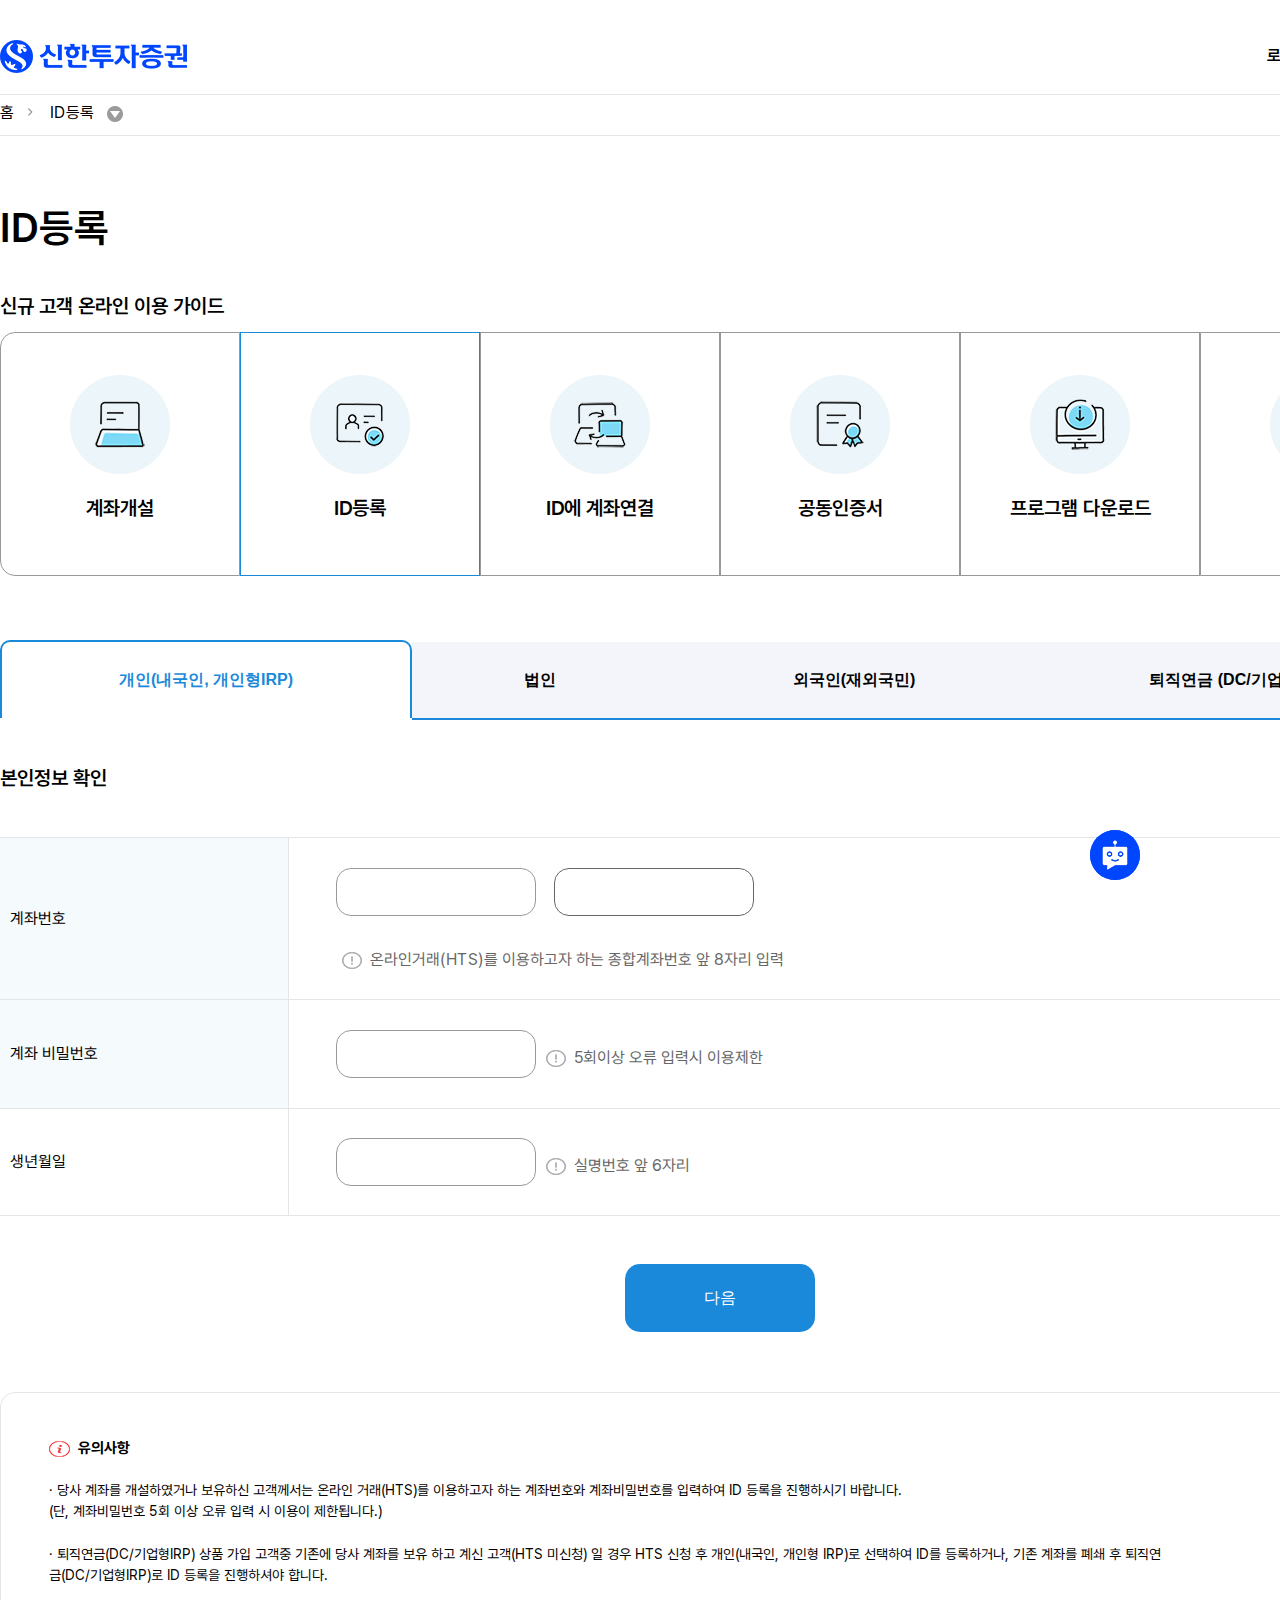
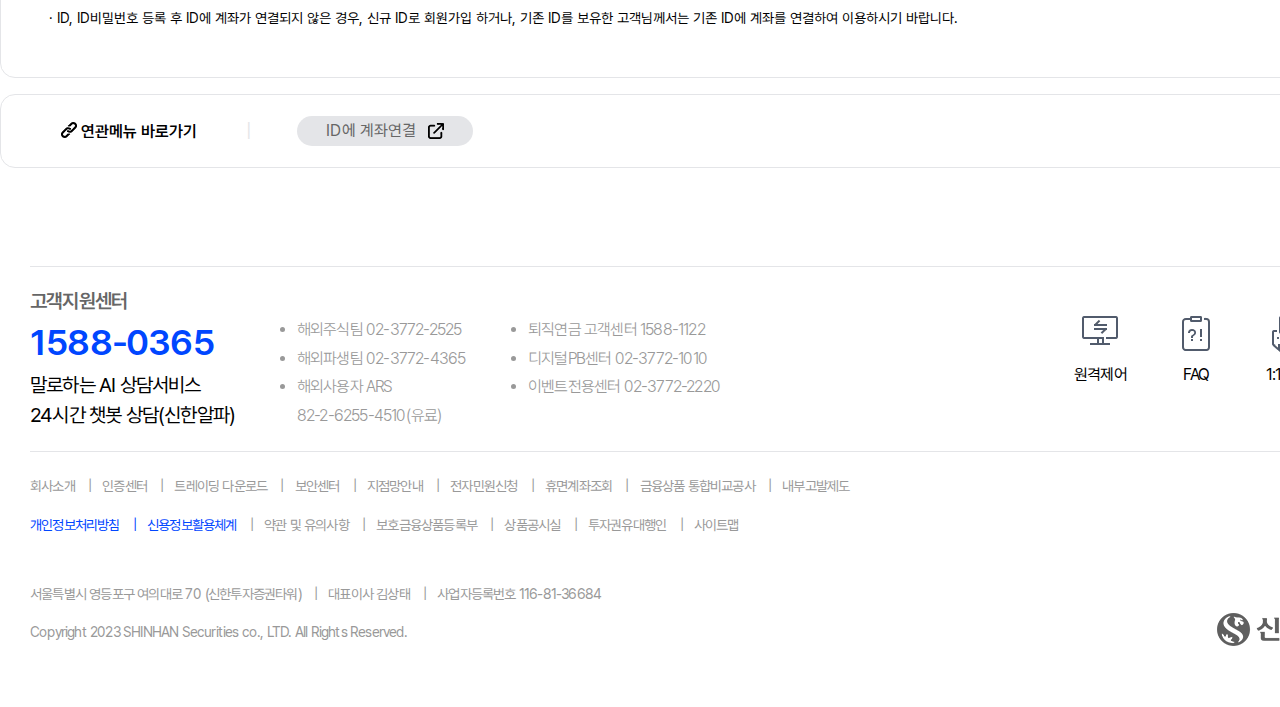
<file: join.html>
<!DOCTYPE html>
<html lang="ko">
  <head>
    <meta charset="UTF-8" />
    <meta http-equiv="X-UA-Compatible" content="IE=edge" />
    <meta name="viewport" content="width=device-width, initial-scale=1.0" />
    <meta name="author" content="JGM" />
    <meta name="description" content="중꺾마 신한투자증권 리뉴얼" />
    <title>신한투자증권</title>
    <!-- <link rel="stylesheet" href="https://cdnjs.cloudflare.com/ajax/libs/font-awesome/5.15.3/css/all.min.css"/> -->
    <link
      rel="stylesheet"
      href="https://maxcdn.bootstrapcdn.com/font-awesome/4.7.0/css/font-awesome.min.css"
    />
    <link rel="shortcut icon" href="./images/favicon/fav32.png" />
    <link
      rel="apple-touch-icon=precomposed"
      href="./images/favicon/fav180.png"
    />
    <!-- 기본 코딩 JS 파일 -->
    <script src="./js/jquery-1.12.4.min.js"></script>
    <script src="./js/jquery-3.3.1.min.js"></script>
    <script src="./js/jquery-3.4.1.min.js"></script>
    <script src="./js/prefixfree.min.js"></script>
    <script src="./js/main/keyframes.min.js"></script>

    <!-- 그래프 JS -->
    <script src="https://code.highcharts.com/stock/highstock.js"></script>
    <script src="https://code.highcharts.com/stock/modules/data.js"></script>
    <script src="https://code.highcharts.com/stock/modules/exporting.js"></script>
    <script src="https://code.highcharts.com/modules/accessibility.js"></script>

    <!-- 기본 코딩 CSS 파일 -->
    <link rel="stylesheet" href="./css/common.css" />
    <!-- 페이지 CSS -->
    <link rel="stylesheet" href="./css/join.css" />

  </head>
  <body>
    <div id="wrap">
      <!-- Header -->
      <header class="header w1440"></header>
      <!-- /Header -->

      <!-- Main -->
      <main role="main">
        <section class="extra_bar">
          <div class="extra_bar_cover w1440">
            <ul>
              <li><a>홈</a></li>
              <li><a>ID등록</a></li>
              <li>
                  <a href="#"><img src="./images/login/deptharrow.png" alt="depth arrow" /></a>
              </li>
            </ul>
            <div class="bar_right">
              <a onclick="window.print();"
                ><img src="./images/login/print.png" alt="프린트"
              />
              <a href="#"><img src="./images/login/star.png" alt="찜" /></a>
              <a class="zoom_out"
                ><img src="./images/login/minus.png" alt="마이너스"
              /></a>
              <p><span class="zoom_100">100</span>&nbsp;%</p>
              <a class="zoom_in"><img src="./images/login/plus.png" alt="플러스" /></a>
            </div>
          </div>
        </section>
        <section class="contents w1440">
          <h2>ID등록</h2>
          <p>신규 고객 온라인 이용 가이드</p>
          <section class="guide">
            <div class="guide_none">
              <a href="#">
                <img src="./images/join/create_account.png" alt="계좌개설" />
                <p>계좌개설</p>
              </a>
            </div>
            <div class="guide_selected">
              <a href="#">
                <img src="./images/join/id.png" alt="ID등록" />
                <p>ID등록</p>
              </a>
            </div>
            <div class="guide_none">
              <a href="#">
                <img src="./images/join/connect.png" alt="계좌연결" />
                <p>ID에 계좌연결</p>
              </a>
            </div>
            <div class="guide_none">
              <a href="#">
                <img src="./images/join/certificate.png" alt="공동인증서" />
                <p>공동인증서</p>
              </a>
            </div>
            <div class="guide_none">
              <a href="#">
                <img src="./images/join/download.png" alt="프로그램 다운로드" />
                <p>프로그램 다운로드</p>
              </a>
            </div>
            <div class="guide_none">
              <a href="#">
                <img src="./images/join/start.png" alt="거래시작" />
                <p>거래시작</p>
              </a>
            </div>
          </section>
          <div class="join_method">
            <button class="button_no_bb">개인(내국인, 개인형IRP)</button>
            <a href="#"><button class="button_bb">법인</button></a>
            <a href="#"><button class="button_bb">외국인(재외국민)</button></a>
            <a href="#"
              ><button class="button_bb">퇴직연금 (DC/기업형IRP)</button></a
            >
          </div>
          <form action="#">
            <fieldset>
              <legend>본인정보 확인</legend>
              <table>
                <colgroup>
                  <col style="width: 288px" />
                  <col style="width: 1152px" />
                </colgroup>
                <tr class="no_bl no_br">
                  <th>계좌번호</th>
                  <td class="no_br">
                    <input
                      type="number"
                      name="accountNumberOne"
                      id="accountNumberOne"
                      required
                    />
                    <input
                      type="number"
                      name="accountNumberTwo"
                      id="accountNumberTwo"
                      required
                    />
                    <p>
                      <img
                        src="./images/join/mark.png"
                        alt="마크"
                      />온라인거래(HTS)를 이용하고자 하는 종합계좌번호 앞 8자리
                      입력
                    </p>
                  </td>
                </tr>
                <tr class="no_bl no_br">
                  <th>계좌 비밀번호</th>
                  <td class="no_br">
                    <input
                      type="password"
                      name="passwordNumber"
                      id="passwordNumber"
                      required
                    />
                    <p>
                      <img src="./images/join/mark.png" alt="마크" />5회이상
                      오류 입력시 이용제한
                    </p>
                  </td>
                </tr>
                <tr class="no_bl no_br">
                  <th>생년월일</th>
                  <td class="no_br">
                    <input
                      type="number"
                      name="birthNumber"
                      id="birthNumber"
                      required
                    />
                    <p>
                      <img src="./images/join/mark.png" alt="마크" />실명번호 앞
                      6자리
                    </p>
                  </td>
                </tr>
              </table>
              <div class="next_btn_cover">
                <input type="submit" value="다음" />
              </div>
            </fieldset>
          </form>

          <section class="notice">
            <h5>
              <img src="./images/join/information.png" alt="유의사항" />유의사항
            </h5>
            <p>
              · 당사 계좌를 개설하였거나 보유하신 고객께서는
              <span>
                온라인 거래(HTS)를 이용하고자 하는 계좌번호와 계좌비밀번호를
                입력하여 ID 등록을 진행하시기 바랍니다.</span
              >
              <br />
              (단, 계좌비밀번호 5회 이상 오류 입력 시 이용이 제한됩니다.)
            </p>
            <p>
              · 퇴직연금(DC/기업형IRP) 상품 가입 고객중 기존에 당사 계좌를 보유
              하고 계신 고객(HTS 미신청) 일 경우 HTS 신청 후 개인(내국인, 개인형
              IRP)로 선택하여 ID를 등록하거나, 기존 계좌를 폐쇄 후 퇴직연 <br />
              금(DC/기업형IRP)로 ID 등록을 진행하셔야 합니다.
            </p>
            <p class="no_mb">
              · ID, ID비밀번호 등록 후 ID에 계좌가 연결되지 않은 경우, 신규 ID로
              회원가입 하거나, 기존 ID를 보유한 고객님께서는 기존 ID에 계좌를
              연결하여 이용하시기 바랍니다.
            </p>
          </section>
          <section class="links">
            <ul>
              <li>
                <a href="#">
                  <img src="./images/join/link.png" alt="링크" />
                  연관메뉴 바로가기</a
                >
              </li>
              <li>
                <a href="#">
                  ID에 계좌연결
                  <img src="./images/join/external_link.png" alt="외부 링크"
                /></a>
              </li>
            </ul>
          </section>
        </section>
      </main>

      <!-- top버튼  -->
      <aside>
        
      </aside>
      <!-- /top버튼  -->
      
      <!-- Footer -->
      <footer class="footer w1440"></footer>
      <!-- /Footer -->
    </div>

    <!-- 페이지 JS -->
    <script src="./js/alret.js"></script>
    <!-- Header, Footer Load JS -->
    <script src="./js/load.js"></script>
    <!-- Zoom In Out -->
    <script src="./js/zoom/zoom.js"></script>
  </body>
</html>
</file>
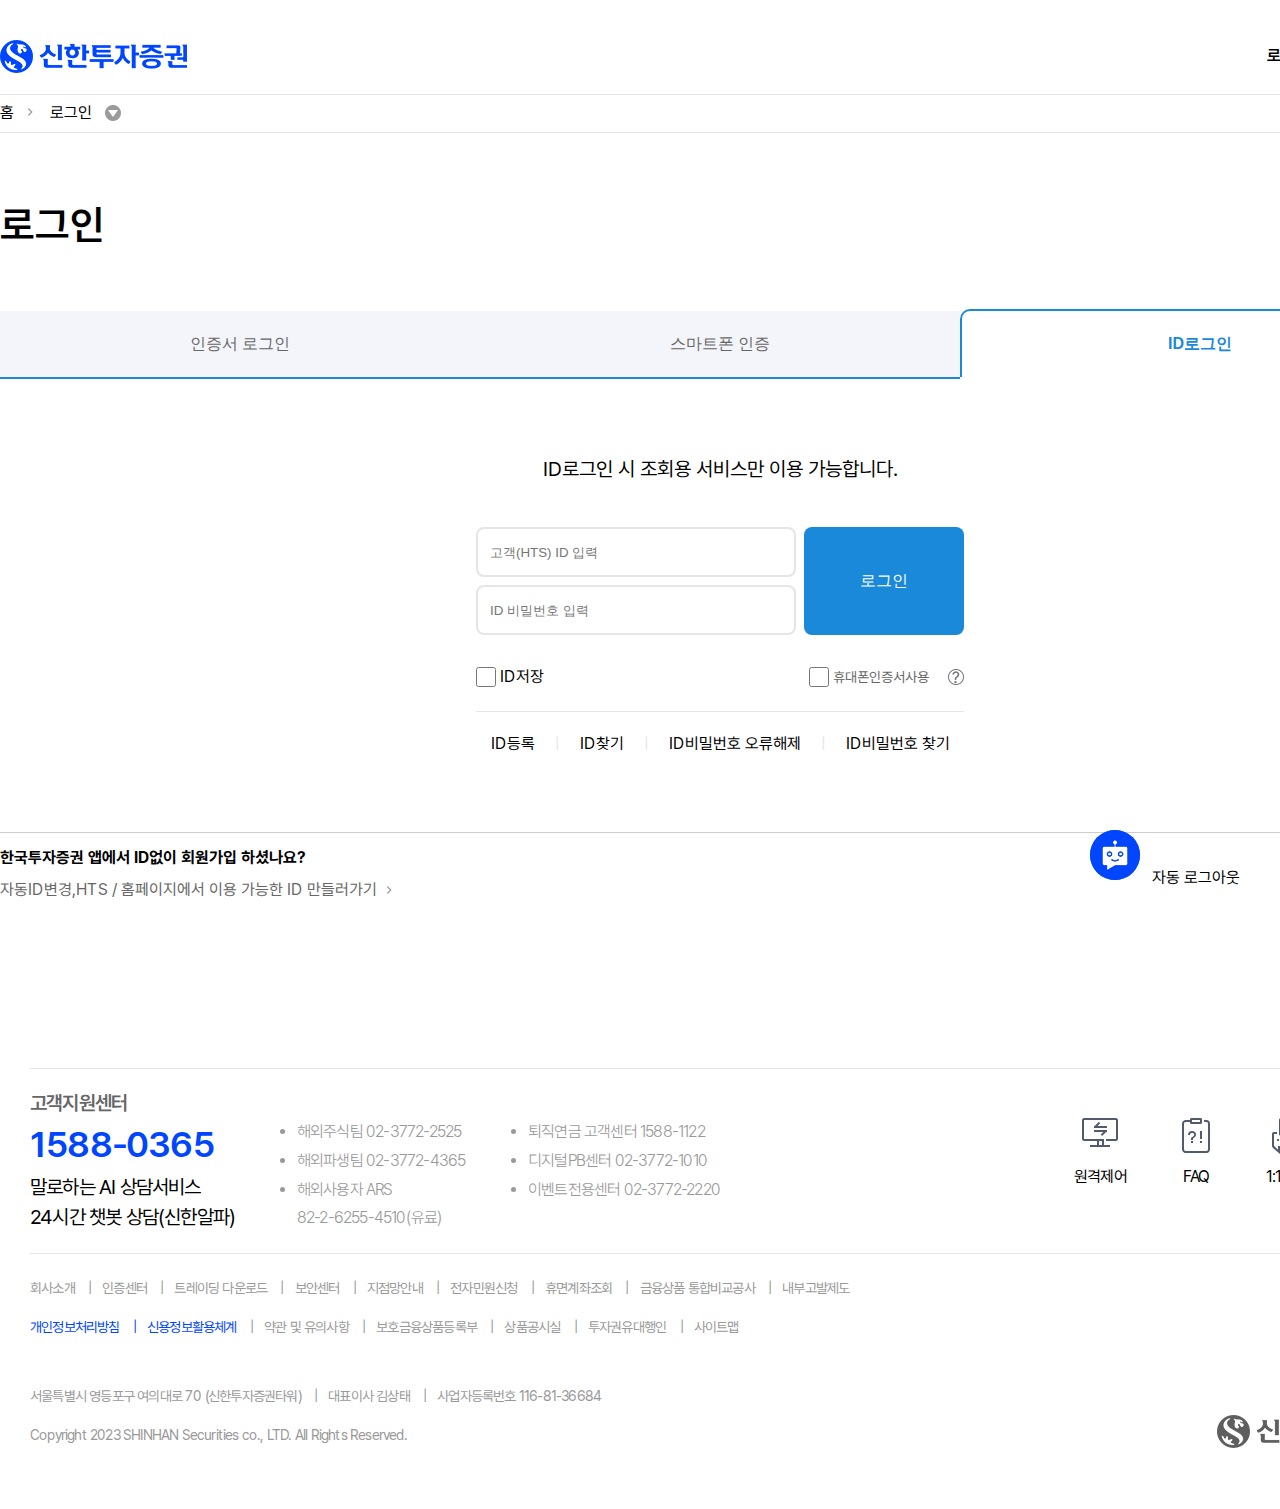
<file: login.html>
<!DOCTYPE html>
<html lang="ko">
  <head>
    <meta charset="UTF-8" />
    <meta http-equiv="X-UA-Compatible" content="IE=edge" />
    <meta name="viewport" content="width=device-width, initial-scale=1.0" />
    <meta name="author" content="JGM" />
    <meta name="description" content="중꺾마 신한투자증권 리뉴얼" />
    <title>신한투자증권</title>
    <!-- <link rel="stylesheet" href="https://cdnjs.cloudflare.com/ajax/libs/font-awesome/5.15.3/css/all.min.css"/> -->
    <link
      rel="stylesheet"
      href="https://maxcdn.bootstrapcdn.com/font-awesome/4.7.0/css/font-awesome.min.css"
    />
    <link rel="shortcut icon" href="./images/favicon/fav32.png" />
    <link
      rel="apple-touch-icon=precomposed"
      href="./images/favicon/fav180.png"
    />
    <!-- 기본 코딩 JS 파일 -->
    <script src="./js/jquery-1.12.4.min.js"></script>
    <script src="./js/jquery-3.3.1.min.js"></script>
    <script src="./js/jquery-3.4.1.min.js"></script>
    <script src="./js/prefixfree.min.js"></script>
    <script src="./js/main/keyframes.min.js"></script>

    <!-- 그래프 JS -->
    <script src="https://code.highcharts.com/stock/highstock.js"></script>
    <script src="https://code.highcharts.com/stock/modules/data.js"></script>
    <script src="https://code.highcharts.com/stock/modules/exporting.js"></script>
    <script src="https://code.highcharts.com/modules/accessibility.js"></script>

    <!-- 기본 코딩 CSS 파일 -->
    <link rel="stylesheet" href="./css/common.css" />
    <!-- 페이지 CSS -->
    <link rel="stylesheet" href="./css/login.css" />
  </head>
  <body>
    <div id="wrap">
      <!-- Header -->
      <header class="header w1440"></header>
      <!-- /Header -->

      <!-- Main -->
      <main role="main">
        <section class="extra_bar">
          <div class="extra_bar_cover w1440">
            <ul>
              <li><a>홈</a></li>
              <li><a>로그인</a></li>
              <li>
                <button>
                  <img src="./images/login/deptharrow.png" alt="depth arrow" />
                </button>
              </li>
            </ul>
            <div class="bar_right">
              <img
                src="./images/login/print.png"
                alt="프린트"
                onclick="window.print();"
              />
              <img src="./images/login/star.png" alt="찜" />
              <a class="zoom_out"
                ><img src="./images/login/minus.png" alt="마이너스"
              /></a>
              <p><span class="zoom_100">100</span>&nbsp;%</p>
              <a class="zoom_in"
                ><img src="./images/login/plus.png" alt="플러스"
              /></a>
            </div>
          </div>
        </section>
        <section class="contents w1440">
          <h2>로그인</h2>
          <div class="login_method">
            <a href="#"><button class="button_bb">인증서 로그인</button></a>
            <a href="#"><button class="button_bb">스마트폰 인증</button></a>
            <button class="button_no_bb">ID로그인</button>
          </div>
          <form action="#" name="login" method="post">
            <fieldset>
              <legend>ID로그인 시 조회용 서비스만 이용 가능합니다.</legend>
              <div class="login_info">
                <div class="login_input">
                  <input
                    type="text"
                    name="loginId"
                    id="loginId"
                    placeholder="고객(HTS) ID 입력"
                    required
                  />
                  <input
                    type="password"
                    name="loginPass"
                    id="loginPass"
                    placeholder="ID 비밀번호 입력"
                    required
                  />
                </div>
                <input type="submit" value="로그인" />
              </div>
              <div class="login_checkboxes">
                <label for="remeberId">
                  <input
                    type="checkbox"
                    name="remeberId"
                    id="remeberId"
                  />ID저장
                </label>
                <label for="certificatePhone">
                  <input
                    type="checkbox"
                    name="certificatePhone"
                    id="certificatePhone"
                  />
                  휴대폰인증서사용
                  <img src="./images/login/question.png" alt="물음표" />
                </label>
              </div>
            </fieldset>
          </form>
          <div class="login_list">
            <ul>
              <li><a href="#">ID등록</a></li>
              <li><a href="#">ID찾기</a></li>
              <li><a href="#">ID비밀번호 오류해제</a></li>
              <li><a href="#">ID비밀번호 찾기</a></li>
            </ul>
          </div>
          <section class="contents_bottom">
            <div class="contents_bottom_text">
              <h5>한국투자증권 앱에서 ID없이 회원가입 하셨나요?</h5>
              <p>
                <a href="#">
                  자동ID변경,HTS / 홈페이지에서 이용 가능한 ID 만들러가기
                  <img
                    src="./images/login/rightArrow.png"
                    alt="오른쪽 화살표"
                  />
                </a>
              </p>
            </div>
            <div class="logout">
              <p>자동 로그아웃</p>
              <select name="logoutTime" id="logoutTime">
                <option value="30">30분</option>
                <option value="60">60분</option>
                <option value="90">90분</option>
              </select>
            </div>
          </section>
        </section>
      </main>

      <!-- top버튼  -->
      <aside></aside>
      <!-- /top버튼  -->
      <!-- Footer -->
      <footer class="footer w1440"></footer>
      <!-- /Footer -->
    </div>

    <!-- 페이지 JS -->
    <script src="./js/alret.js"></script>
    <!-- Header, Footer Load JS -->
    <script src="./js/load.js"></script>
    <!-- Zoom In Out -->
    <script src="./js/zoom/zoom.js"></script>
  </body>
</html>
</file>
<file: css/join.css>
@charset "utf-8";

/* Wrap */
#wrap {
  padding: 40px 0 60px 0;
}

/* Extra Bar */
.extra_bar {
  height: 42px;
  border-top: 1px solid #e4e5e8;
  border-bottom: 1px solid #e4e5e8;
  margin-bottom: 72px;
  padding: 9px 0;
}

.extra_bar_cover {
  /* 플렉스 */
  display: flex;
  justify-content: space-between;
  align-items: center;
}
.extra_bar_cover ul li {
  display: inline-block;
}
.extra_bar_cover ul li:first-child::after {
  content: url("../images/login/rightArrow.png");
  display: inline-block;
  vertical-align: middle;
  margin: 0 8px;
}
.extra_bar_cover li:last-child {
  margin-left: 8px;
  cursor: pointer;
}
.bar_right {
  display: flex;
}
.bar_right *:not(:last-child) {
  margin-right: 10px;
}
.bar_right a img {
  cursor: pointer;
}

.contents h2 {
  font-size: 40px;
  font-weight: 600;
  color: #000;
  margin-bottom: 48px;
}
.contents p,
legend {
  font-size: 20px;
  font-weight: 600;
  color: #000;
  margin-bottom: 16px;
}
.guide {
  /* 플랙스 */
  display: flex;
}
.guide div {
  width: 240px;
  height: 244px;
  border: 1px solid #999;
  margin-bottom: 64px;
  /* 플랙스 */
  display: flex;
  flex-flow: column nowrap;
  justify-content: center;
  align-items: center;
}
.guide div a p {
  text-align: center;
}
.guide div {
  text-align: center;S
}
.guide div img {
  margin-bottom: 24px;
}
.guide_none:first-child {
  border-radius: 15px 0px 0px 15px;
}
.guide_none:last-child {
  border-radius: 0px 15px 15px 0px;
}
.guide_selected {
  border: 1px solid #1a89da !important;
}

.join_method {
  font-size: 0;
}
.join_method button {
  height: 78px;
  font-size: 16px;
  font-weight: 600;
  margin-bottom: 48px;
  cursor: pointer;
}
.button_bb {
  border-bottom: 2px solid #1a89da;
  background-color: #f3f5fa;
  cursor: pointer;
}

.button_no_bb {
  font-weight: 600 !important;
  color: #1a89da !important;
  border: 2px solid #1a89da;
  border-bottom: 0 !important;
  background-color: #fff;
  border-radius: 10px 10px 0 0;
  cursor: pointer;
}
.join_method button:nth-child(1) {
  width: 412px;
}
.join_method a:nth-child(2) button {
  width: 256px;
}
.join_method a:nth-child(3) button {
  width: 372px;
}
.join_method a:nth-child(4) button {
  width: 400px;
}

.contents table {
  margin-top: 33px;
  border-top: 1px solid #e4e5e8;
  border-collapse: collapse;
}
.contents tr,
.contents td {
  border: 1px solid #e4e5e8;
  border-collapse: collapse;
  vertical-align: middle;
}
.contents img {
  cursor: pointer;
}
.contents td {
  padding-left: 47px;
}

.contents input::-webkit-outer-spin-button,
.contents input::-webkit-inner-spin-button {
  -webkit-appearance: none;
  margin: 0;
}
/* 파이어 폭스 브라우저 적용 */
input[type="number"] {
  -moz-appearance: textfield;
}

.contents table tbody tr:first-child th {
  height: 161px;
  line-height: 161px;
  padding-left: 10px;
  background: #f5fafd;
  text-align-last: left;
}
.contents td input {
  width: 200px;
  height: 48px;
  border: 1px solid #999;
  border-radius: 15px;
  padding-left: 20px;
}
.contents td input:nth-child(2) {
  width: 200px;
  height: 48px;
  border: 1px solid #666;
  border-radius: 15px;
  margin-left: 14px;
  padding-left: 20px;
}
.contents td p {
  font-size: 16px;
  font-weight: 400;
  color: #666;
}
.contents tr:not(:first-child) td p {
  display: inline-block;
  margin-bottom: 0;
  margin-top: 20px;
}
.contents td img {
  margin-right: 8px;
  margin-left: 6px;
}
.contents tr:nth-child(2) th {
  height: 108px;
  line-height: 108px;
  padding-left: 10px;
  background: #f5fafd;
  text-align-last: left;
}
.contents tr:last-child th {
  height: 106px;
  line-height: 106px;
  padding-left: 10px;
  background: #fff;
  text-align-last: left;
}

.contents tr:first-child td p {
  margin: 36px 0 0 0;
}
.next_btn_cover {
  text-align: center;
  padding: 48px 0 60px 0;
}
.next_btn_cover input[type="submit"] {
  width: 190px;
  height: 68px;
  font-size: 16px;
  color: #fff;
  background: #1a89da;
  border-radius: 15px;
  cursor: pointer;
}
.notice {
  padding: 48px;
  border: 1px solid #e4e5e8;
  border-radius: 15px;
  margin-bottom: 16px;
}
.notice h5 {
  font-size: 15px;
  font-weight: 700;
  margin-bottom: 23px;
}
.notice h5 img {
  margin-right: 8px;
}
.notice p {
  font-size: 14px;
  font-weight: 400;
  line-height: 21px;
  margin-bottom: 22px;
}
.links {
  padding: 21px 48px;
  border: 1px solid #e4e5e8;
  border-radius: 15px;
  margin-bottom: 98px;
}
.links ul {
  /* 플랙스 */
  display: flex;
  align-items: center;
}
.links ul li:first-child::after {
  content: "|";
  color: #e4e5e8;
  font-size: 18px;
  margin: 0 45px;
}
.links ul li:first-child a {
  font-size: 16px;
  font-weight: 600;
}
.links ul li:first-child a img {
  margin-left: 12px;
}
.links ul li:last-child {
  background: #e4e5e8;
  border-radius: 15px;
  padding: 7px 29px;
}
.links ul li:last-child a {
  font-size: 16px;
  font-weight: 400;
  color: #666;
}
.links ul li:last-child a img {
  margin-left: 8px;
}
</file>
<file: css/login.css>
@charset "utf-8";

/* Wrap */
#wrap {
    padding: 40px 0 60px 0;
}

/* Extra Bar */
.extra_bar {
    border-top: 1px solid #e4e5e8;
    border-bottom: 1px solid #e4e5e8;
    margin-bottom: 72px;
    padding: 9px 0;
}

.extra_bar_cover {
    /* 플렉스 */
    display: flex;
    justify-content: space-between;
    align-items: center;
}
.extra_bar_cover ul li {
    display: inline-block;
}
.extra_bar_cover ul li:first-child::after {
    content: url('../images/login/rightArrow.png');
    display: inline-block;
    vertical-align: middle;
    margin: 0 8px;
}
.extra_bar_cover li button {
    margin-left: 8px;
    cursor: pointer;
}
.bar_right {
    /* 플렉스 */
    display: flex;
}
.bar_right *:not(:last-child) {
    margin-right: 10px;
}
.bar_right img {
    cursor: pointer;
}

/* Contents */
.contents h2 {
    font-size: 40px;
    font-weight: 600;
    color: #000;
    margin-bottom: 64px;
}

.login_method {
    font-size: 0;
    margin-bottom: 80px;
}

.login_method button {
    width: calc(100%/3);
    height: 68px;
    font-size: 16px;
    font-weight: 400;
    color: #666;
}
.button_bb {
    border-bottom: 2px solid #1a89da;
    background-color: #f3f5fa;
    cursor: pointer;
}

.button_no_bb {
    font-weight: 600 !important;
    color: #1a89da !important;
    border: 2px solid #1a89da;
    border-bottom: 0 !important;
    background-color: #fff;
    border-radius: 10px 10px 0 0;
    cursor: pointer;
}
fieldset {
    text-align: center;
}
fieldset legend {
    font-size: 20px;
    color: #000;
    margin-bottom: 48px;
}
.login_info {
    /* 플렉스 */
    display: flex;
    justify-content: center;
}
.login_input input {
    width: 320px;
    height: 50px;
    border: 2px solid #e4e5e8;
    border-radius: 8px;
    padding-left: 12px;
    display: block;
}
.login_input input {
    margin-bottom: 8px;
}
.login_info input[type="submit"] {
    width: 160px;
    height: 108px;
    font-size: 16px;
    background: #1a89da;
    border-radius: 8px;
    color: #fff;
    margin-left: 8px;
    cursor: pointer;
}
.login_checkboxes {
    width: 488px;
    border-bottom: 1px solid #e4e5e8;
    padding-bottom: 24px;
    margin: 24px auto;
    /* 플렉스 */
    display: flex;
    justify-content: space-between;
}
.login_checkboxes input {
    width: 20px;
    height: 20px;
    margin-right: 4px;
}
.login_checkboxes label {
    /* 플렉스 */
    display: flex;
    align-items: center;
}
.login_checkboxes label:last-child {
    font-size: 14px;
    color: #666;
}
.login_checkboxes label:last-child img {
    margin-left: 19px;
    cursor: pointer;
}
.login_list ul {
    margin: 0 auto;
    /* 플렉스 */
    display: flex;
    justify-content: center;
}
.login_list ul li:not(:last-child)::after {
    content: "|";
    display: inline-block;
    font-size: 15px;
    color: #e4e5e8;
    margin: 0 20px;
}
.contents_bottom {
    margin-top: 80px;
    border-top: 1px solid #ccc;
    padding-top: 17px;
    /* 플렉스 */
    display: flex;
    justify-content: space-between;
}
.contents_bottom_text h5 {
    font-weight: 700;
    color: #000;
    margin-bottom: 16px;
}
.contents_bottom p {
    color: #666;
    margin-bottom: 170px;
}

.logout {
    margin-top: 8px;
    /* 플렉스 */
    display: flex;
}
.logout p {
    line-height: 40px;
    color: #000;
}
.logout select {
    width: 120px;
    height: 40px;
    border: 1px solid #cdcdcd;
    margin-left: 80px;
    cursor: pointer;
}
</file>
<file: css/common.css>
@charset "utf-8";

/* 폰트 CSS && 리셋 CSS */
@import url(./font.css);
@import url(./reset.css);

/* 공통 CSS */
html {
    font-family: 'Pretendard', sans-serif;
}

#wrap{
    /* background-color: #FAFBFB; */
    padding-top: 40px;
    padding-bottom: 60px;
}
/* safe area */
.w1440{
    /* (1440/1920)*100 = 75 */
    /* width: 75%; */
    width: 1440px;
    margin: 0 auto;
}
/* --------------------- */
/* 경고창 */
.alert{
    padding: 10px 20px;
    background-color: rgba(0, 0, 0, 0.8);
    border-radius: 16px;
    color: #fff;
    /* 포지션 */
    position: fixed;
    top: 5%;
    left: 50%;
    transform: translateX(-50%);
    z-index: 99999; /* 경고창 */
    /* 로딩시 숨기기 */
    display: none;
}

/* ========================== */
/* header */
/* ========================== */
.header{
    padding-bottom: 20px;
    /* 플랙스 */
    display: flex;
    align-items: center;
    justify-content: space-between;
    /* 포지션 */
    position: relative;
    /* 폰트 설정 */
    line-height: 180%;
    font-weight: 600;
    letter-spacing: -0.05em;
    color: #000000;
}
/* ------------------------- */
/* header .logo */
.header .logo{
    width: 193px; 
    margin-right: 76px;
}

/* ------------------------- */
/* header nav */
.header nav{
    /* 플랙스 */
    display: flex;
    align-items: center;
    justify-content: space-between;
}
.header nav ul{
    /* 플랙스 */
    display: flex;
}

/* ------------------------- */
/* .gnb */
.header .gnb{
   font-size: 24px;
}

.header .gnb li label{
    cursor: pointer;
}
.header .gnb li input[type="checkbox"]{
    display: none;
}

/* ------------------------- */
/* .login_gnb */
.header .login_gnb{
    font-size: 1rem;
    margin-right: 40px;
}
.header .login_gnb a{
    font-weight: 600;
}
.header .login_gnb li:first-child::after{
    content: "";
    font-size: 0.8rem;
    padding-right: 16px;
    border-right: 1px solid #000;
    margin-right: 16px;
}

/* ---------------------------- */
/* .header .snb */
.header .snb{
    width: 100%;
    height: auto !important;
    padding: 30px;
    background-color: white;
    border: 1px solid #B9BDC4;
    border-radius: 16px;
    /* 폰트 사이즈 수정 */
    font-size: 1rem;
    /* 포지션 */
    position: absolute;
    bottom: 0;
    transform: translateY(100%);
    left: 0;
    z-index: 999; /* 헤더 서브메뉴 */
    /* 디스플레이 가리기 */
    display: none;
}

/* snb 타이틀 */
.snbTitle{
    width: 100%;
    height: 60px;
    padding: 0 24px;
    line-height: 60px;
    border-top: 1px solid #B9BDC4;
    /* 플랙스 */
    display: flex;
    justify-content: space-between;
    align-items: center;
    /* 커서 포인터 */
    cursor: pointer;
}
.snb .snbTitle:first-child{
    border-top: none;
}
.snbTitle::after{
    content: url(../images/header/plus.png);
    vertical-align: middle;
    margin-bottom: -10px;
}
.snb h2{
    height: 100%;
    line-height: 60px;
    font-size: 28px;
    font-weight: 700;
    color: #797979;
    transition: all 0.1s;
}
/* snb 내용 */
.snbItem{
    width: 100%;
    background-color: #F7F8F8;
    padding: 24px 0;
    transition: all 0.8s;
    /* 숨기기 */
    display: none;
}
.snbItem:last-child{
    border-bottom: 1px solid #B9BDC4;
}
.snbItem dl{
    width: 25%;
    border-right: 1px solid #E1E3E5;
    padding: 20px;
}
.snbItem dl dt{
    color: #333333;
    font-weight: 700;
    font-size: 18px;
    margin-bottom: 20px;
    /* 커서 논 */
    cursor: default;
}
.snbItem dl dd{
    margin-bottom: 10px;
}

/* 클릭 되었을때 */
.snbTitle.check{
    border-bottom: 1px solid #B9BDC4;
}
.snbTitle.check h2{
    color: #097DF3;    
    border-bottom: 2px solid #097DF3;
}
.snbTitle.check::after{
    content: url(../images/header/mu.png);
    margin-bottom: -15px;
}
.snbTitle.check + .snbItem{
    display: flex;
}


/* ========================== */
/* footer */
/* ========================== */
footer{
    padding: 0 30px 0;
    /* 폰트 설정 */
    line-height: 180%;
    font-weight: 600;
    letter-spacing: -0.05em;
    color: #000000;
}
/* #footer_csc */
.footer_csc{
    /* 박스모델 속성 */
    padding: 20px 0;
    border-top: 1px solid #E4E5E8;
    border-bottom: 1px solid #E4E5E8;
}
.footer_title{
    /* font */
    font-size: 1.25rem;
    font-weight: 600;
    color: #666666;
}
.footer_csc nav{
    /* 플랙스 */
    display: flex;
    justify-content: space-between;
}

.footer_csc nav h3{
    /* 20/16 = 1.25 */
    font-size: 1.25rem; 
    line-height: 1.5;
}
.footer_csc nav h3 .em{
    /* 36/16 = 2.25 */
    font-size: 2.25rem;
    font-weight: 600;
    color: #0046ff;
}
/* footer_csc nav div */
.footer_csc nav div{
    width: 50%;
    /* 플랙스 */
    display: flex;
    justify-content: space-between;
}

.footer_list li{
    list-style: disc;
    /* font */
    font-weight: 300;
    color: #999999;
}

/* .footer_icon */
.footer_icon_link{
    width: 336px;
    /* 플랙스 */
    display: flex;
    justify-content: space-between;
}
.footer_icon_link a{
    /* 플랙스 */
    display: flex;
    flex-flow: column nowrap;
    align-items: center;
}
.footer_icon_link a span{
    display: inline-block;
    width: 40px;
    height: 40px;
    text-align: center;
    margin-bottom: 5px;
}
.footer_icon_link a img{
    vertical-align: middle;
}
/* .fnb_wrap */
.fnb_wrap{
    padding-top: 20px;
}

/* .fnb */
.fnb li, .fnb p{
    display: inline-block;
    color: #999999;
    /* 14/16 = 0.875 */
    font-size: 0.875rem;
    line-height: 1.2;
    font-weight: 400;
}
.fnb li.em{
    color: #0046FF;
}
.fnb li:not(:first-child)::before{
    content: "|";
    padding-left: 10px;
    margin-right: 10px;
}
.fnb ul {
    margin-bottom: 10px;
}

/* .last_footer */
.last_footer{
    margin-top: 40px;
    /* 플랙스 */
    display: flex;
    justify-content: space-between;
    align-items: flex-end;
}

/* ========================== */
/* Top button / chatBot */
/* ========================== */
.aside_button .top {
    width: 50px;
    height: 50px;
    line-height: 50px;
    font-size: 16px;
    font-weight: 700;
    background-color: #0046ff;
    border-radius: 50%;
    /* 포지션 */
    position: fixed;
    right: 140px;
    bottom: 80px;
    cursor: pointer;
}
.aside_button .chbot {
    position: fixed;
    right: 140px;
    bottom: 20px;
    z-index: 99999;
    cursor: pointer;
}
.aside_button img {
    width: 50px;
    height: 50px;
    z-index: 99999;
    background-color: #0046FF;
    border-radius: 50%;
}
.aside_button i {
    color: #fff;
    position: relative;
    /* vertical-align: middle; */
    /* top: 5px; */
    /* transform: translateX(-50%); */
    left: 50%;
    transform: translateX(-50%);
}
.aside_button h2 {
    padding-left: 30px;
    padding-top: 5px;
    width: 50px;
    height: 50px;
    background-color: #0046FF;
    border-radius: 40px;
    /* 포지션 */
    position: fixed;
    right: 140px;
    bottom: 20px;
    line-height: 20px;
    z-index: -1;
    vertical-align: top;
    /* opacity: 0; */
    transition: all 0.8s;
}
.aside_button h2 p {
    color: #fff;
    opacity: 0;
    transition: all 0.8s;
    font-size: 5px;
}
.chbot_text {
    overflow: hidden;
}
/* 호버 */
.aside_button .top:hover {
    background-color: #002DA4;
    color: #fff;
    opacity: 1;
}
.aside_button .top:hover i {
    color: #fff;
}
</file>
